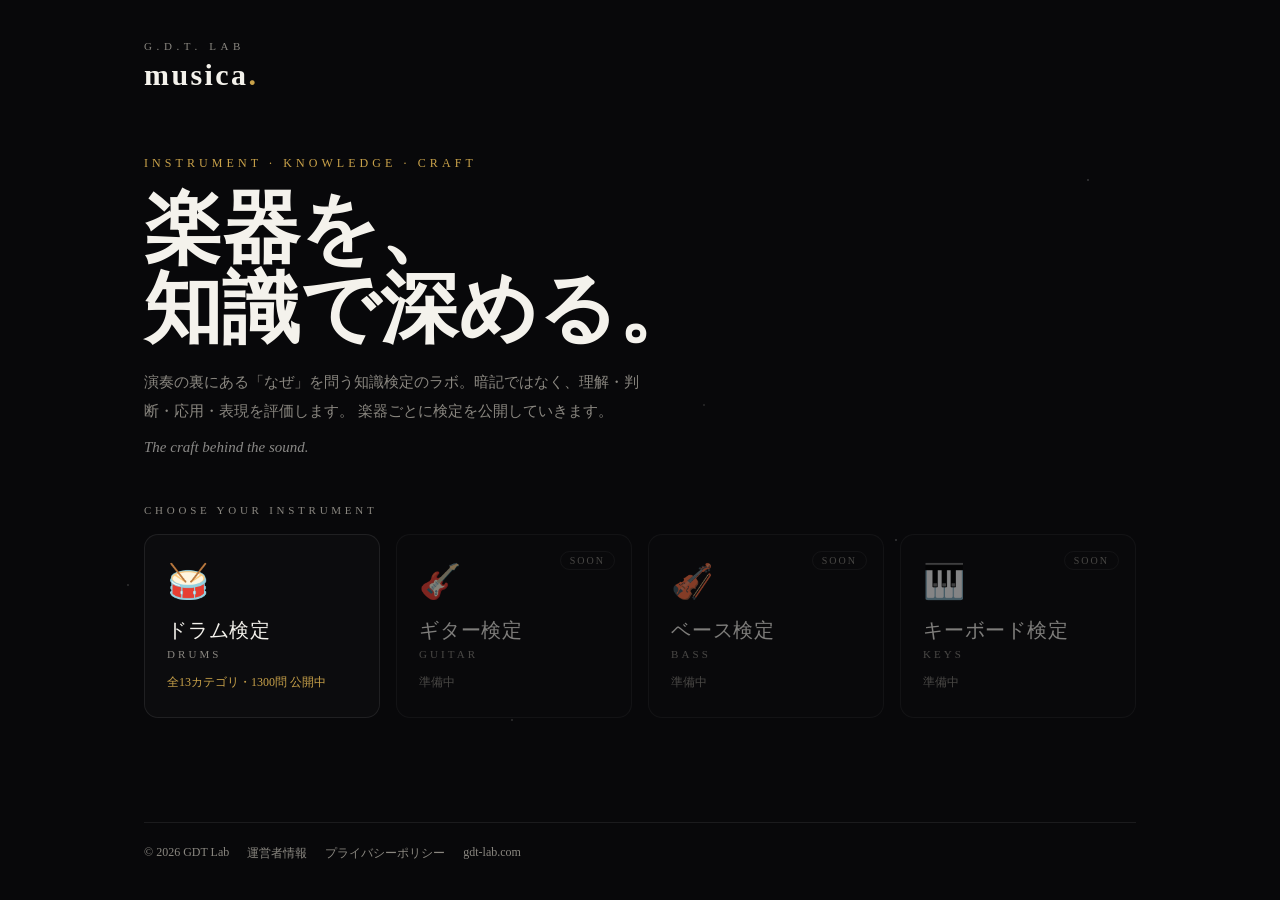
<file: index.html>
<!DOCTYPE html>
<html lang="ja">
<head>
  <meta charset="UTF-8">
  <meta name="viewport" content="width=device-width, initial-scale=1.0">
  <title>musica — GDT Lab</title>
  <meta name="description" content="楽器と知識のラボ。ドラムをはじめ、楽器ごとの知識検定を公開していきます。">
  <style>
    :root {
      --bg: #08080a;
      --fg: #f4f2ec;
      --muted: #8a8780;
      --gold: #c9a24a;
      --line: rgba(255,255,255,0.08);
      --card: rgba(255,255,255,0.02);
    }
    * { box-sizing: border-box; margin: 0; padding: 0; }
    html, body { background: var(--bg); color: var(--fg); }
    body {
      font-family: "Hiragino Mincho ProN", "Yu Mincho", "YuMincho", "Georgia", serif;
      min-height: 100vh;
      display: flex;
      flex-direction: column;
      -webkit-font-smoothing: antialiased;
      position: relative;
      overflow-x: hidden;
    }
    /* 星屑の背景 */
    body::before {
      content: "";
      position: fixed;
      inset: 0;
      background-image:
        radial-gradient(1px 1px at 20% 30%, rgba(255,255,255,0.6), transparent),
        radial-gradient(1px 1px at 70% 60%, rgba(255,255,255,0.5), transparent),
        radial-gradient(1px 1px at 40% 80%, rgba(255,255,255,0.4), transparent),
        radial-gradient(1px 1px at 85% 20%, rgba(255,255,255,0.5), transparent),
        radial-gradient(1px 1px at 55% 45%, rgba(255,255,255,0.35), transparent),
        radial-gradient(1px 1px at 10% 65%, rgba(255,255,255,0.4), transparent);
      pointer-events: none;
      z-index: 0;
    }
    .wrap { position: relative; z-index: 1; width: 100%; max-width: 1040px; margin: 0 auto; padding: 0 24px; }

    header { padding: 40px 0 8px; }
    .brand-eyebrow {
      font-size: 11px; letter-spacing: 0.42em; color: var(--muted);
      text-transform: uppercase;
    }
    .brand {
      font-size: 30px; letter-spacing: 0.08em; margin-top: 6px; font-weight: 700;
    }
    .brand .dot { color: var(--gold); }

    .hero {
      flex: 1;
      display: flex; flex-direction: column; justify-content: center;
      padding: 56px 0 40px;
    }
    .hero-kicker {
      font-size: 12px; letter-spacing: 0.34em; color: var(--gold);
      text-transform: uppercase; margin-bottom: 18px;
    }
    .hero-title { font-size: clamp(40px, 9vw, 78px); line-height: 1.02; font-weight: 700; }
    .hero-sub { margin-top: 20px; color: var(--muted); font-size: 15px; line-height: 1.9; max-width: 34em; }
    .hero-tagline { margin-top: 14px; font-style: italic; color: rgba(244,242,236,0.55); font-size: 15px; }

    .section-label {
      margin: 48px 0 18px; font-size: 11px; letter-spacing: 0.34em;
      color: var(--muted); text-transform: uppercase;
    }
    .grid {
      display: grid; grid-template-columns: repeat(auto-fill, minmax(220px, 1fr));
      gap: 16px; padding-bottom: 64px;
    }
    .card {
      display: block; text-decoration: none; color: inherit;
      border: 1px solid var(--line); background: var(--card);
      border-radius: 14px; padding: 26px 22px; position: relative;
      transition: border-color .25s, transform .25s, background .25s;
    }
    .card.live:hover { border-color: rgba(201,162,74,0.6); transform: translateY(-3px); background: rgba(201,162,74,0.04); }
    .card .emoji { font-size: 34px; display: block; }
    .card .name { margin-top: 16px; font-size: 20px; letter-spacing: 0.04em; }
    .card .en { margin-top: 4px; font-size: 11px; letter-spacing: 0.28em; color: var(--muted); text-transform: uppercase; }
    .card .meta { margin-top: 14px; font-size: 12px; color: var(--muted); }
    .card.live .meta { color: var(--gold); }
    .card.soon { opacity: 0.5; }
    .badge-soon {
      position: absolute; top: 16px; right: 16px; font-size: 10px; letter-spacing: 0.2em;
      color: var(--muted); border: 1px solid var(--line); border-radius: 999px; padding: 3px 9px;
    }
    .arrow { position: absolute; bottom: 22px; right: 22px; color: var(--gold); font-size: 15px; opacity: 0; transition: opacity .25s; }
    .card.live:hover .arrow { opacity: 1; }

    footer {
      border-top: 1px solid var(--line); padding: 22px 0 30px;
      color: var(--muted); font-size: 12px; display: flex; gap: 18px; flex-wrap: wrap;
    }
    footer a { color: var(--muted); text-decoration: none; }
    footer a:hover { color: var(--fg); }
  </style>



<script async src="https://pagead2.googlesyndication.com/pagead/js/adsbygoogle.js?client=ca-pub-4501806779842390" crossorigin="anonymous"></script></head>
<body>
  <div class="wrap">
    <header>
      <div class="brand-eyebrow">G.D.T. Lab</div>
      <div class="brand">musica<span class="dot">.</span></div>
    </header>

    <main class="hero">
      <div class="hero-kicker">Instrument · Knowledge · Craft</div>
      <h1 class="hero-title">楽器を、<br>知識で深める。</h1>
      <p class="hero-sub">
        演奏の裏にある「なぜ」を問う知識検定のラボ。暗記ではなく、理解・判断・応用・表現を評価します。
        楽器ごとに検定を公開していきます。
      </p>
      <p class="hero-tagline">The craft behind the sound.</p>

      <div class="section-label">Choose your instrument</div>
      <div class="grid">
        <a class="card live" href="drums/">
          <span class="emoji">🥁</span>
          <div class="name">ドラム検定</div>
          <div class="en">Drums</div>
          <div class="meta">全13カテゴリ・1300問 公開中</div>
          <span class="arrow">→</span>
        </a>

        <div class="card soon">
          <span class="badge-soon">SOON</span>
          <span class="emoji">🎸</span>
          <div class="name">ギター検定</div>
          <div class="en">Guitar</div>
          <div class="meta">準備中</div>
        </div>

        <div class="card soon">
          <span class="badge-soon">SOON</span>
          <span class="emoji">🎻</span>
          <div class="name">ベース検定</div>
          <div class="en">Bass</div>
          <div class="meta">準備中</div>
        </div>

        <div class="card soon">
          <span class="badge-soon">SOON</span>
          <span class="emoji">🎹</span>
          <div class="name">キーボード検定</div>
          <div class="en">Keys</div>
          <div class="meta">準備中</div>
        </div>
      </div>
    </main>

    <footer>
      <span>© <span id="year"></span> GDT Lab</span>
      <a href="about/">運営者情報</a>
      <a href="privacy/">プライバシーポリシー</a>
      <a href="https://gdt-lab.com">gdt-lab.com</a>
    </footer>
  </div>
  <script>document.getElementById("year").textContent = new Date().getFullYear();</script>
</body>
</html>
</file>
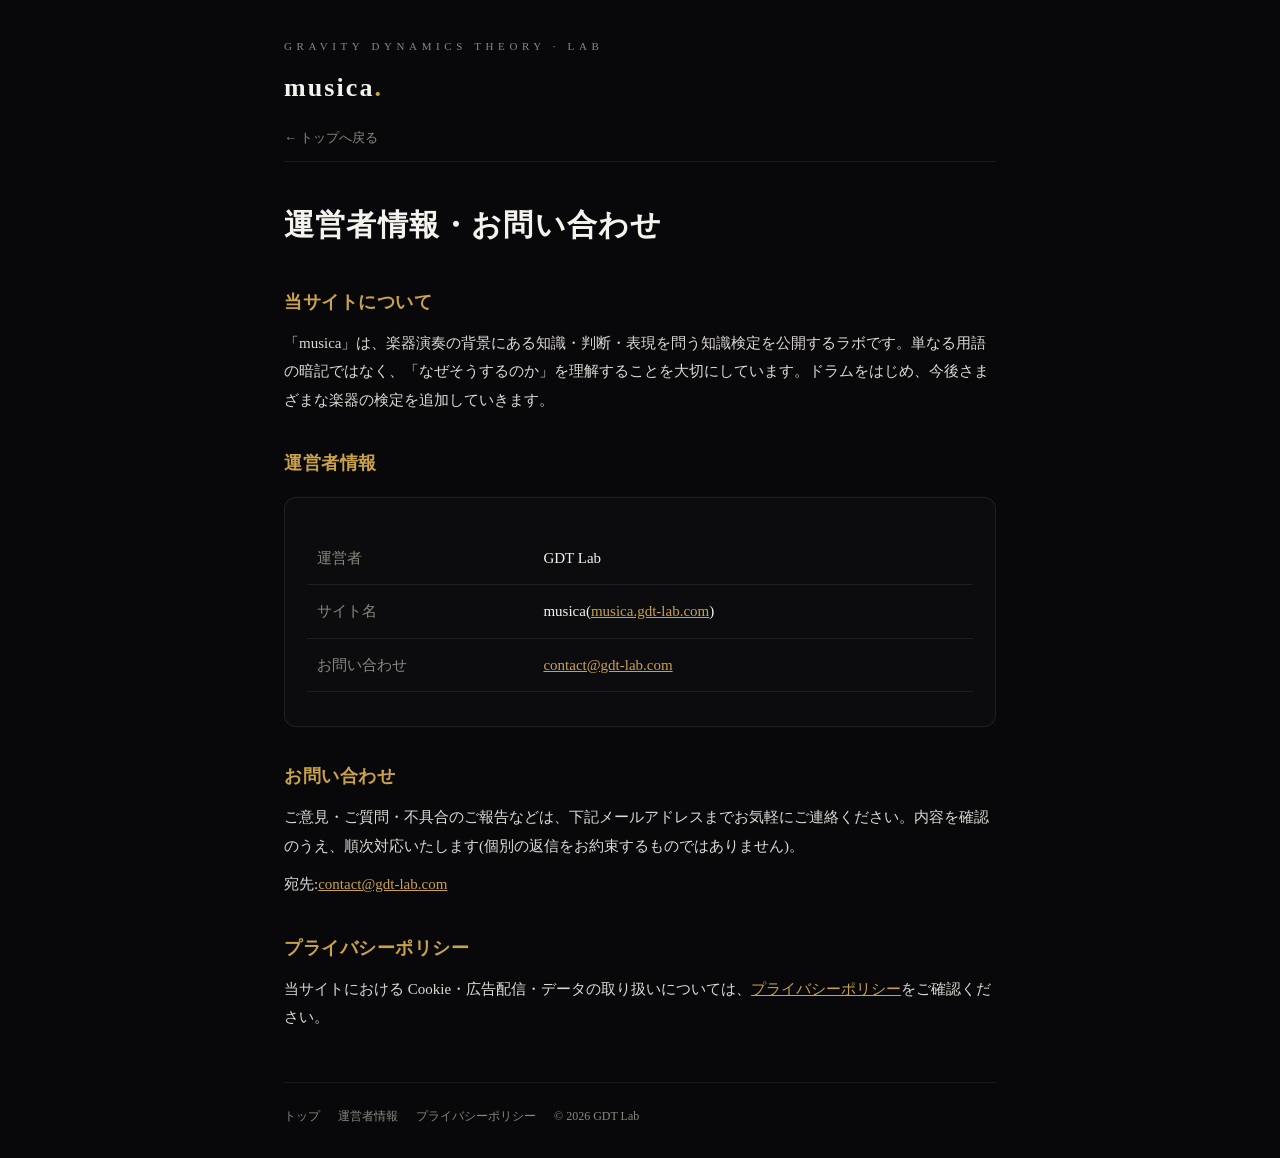
<file: about/index.html>
<!DOCTYPE html>
<html lang="ja">
<head>
  <meta charset="UTF-8">
  <meta name="viewport" content="width=device-width, initial-scale=1.0">
  <title>運営者情報・お問い合わせ — musica / GDT Lab</title>
  <meta name="description" content="musica(GDT Lab)の運営者情報とお問い合わせ窓口。">
  <style>
    :root{--bg:#08080a;--fg:#f4f2ec;--muted:#8a8780;--gold:#c9a24a;--line:rgba(255,255,255,0.08);--card:rgba(255,255,255,0.02);}
    *{box-sizing:border-box;margin:0;padding:0;}
    html,body{background:var(--bg);color:var(--fg);}
    body{font-family:"Hiragino Mincho ProN","Yu Mincho","YuMincho","Georgia",serif;-webkit-font-smoothing:antialiased;line-height:1.9;}
    .wrap{max-width:760px;margin:0 auto;padding:0 24px;}
    header{padding:36px 0 8px;border-bottom:1px solid var(--line);}
    .brand-eyebrow{font-size:11px;letter-spacing:.42em;color:var(--muted);text-transform:uppercase;}
    .brand{font-size:26px;letter-spacing:.08em;margin-top:6px;font-weight:700;}
    .brand .dot{color:var(--gold);}
    .back{display:inline-block;margin-top:14px;color:var(--muted);text-decoration:none;font-size:13px;}
    .back:hover{color:var(--fg);}
    main{padding:34px 0 40px;}
    h1{font-size:30px;letter-spacing:.04em;margin-bottom:24px;}
    h2{font-size:18px;letter-spacing:.03em;margin:32px 0 10px;color:var(--gold);}
    p{margin:10px 0;font-size:15px;color:rgba(244,242,236,.9);}
    a{color:var(--gold);}
    table{width:100%;border-collapse:collapse;margin:14px 0;font-size:15px;}
    th,td{text-align:left;padding:12px 10px;border-bottom:1px solid var(--line);vertical-align:top;}
    th{color:var(--muted);font-weight:400;white-space:nowrap;width:34%;}
    .card{border:1px solid var(--line);background:var(--card);border-radius:12px;padding:20px 22px;margin:16px 0;}
    footer{border-top:1px solid var(--line);padding:22px 0 30px;color:var(--muted);font-size:12px;display:flex;gap:18px;flex-wrap:wrap;}
    footer a{color:var(--muted);text-decoration:none;}
    footer a:hover{color:var(--fg);}
  </style>
<script async src="https://pagead2.googlesyndication.com/pagead/js/adsbygoogle.js?client=ca-pub-4501806779842390" crossorigin="anonymous"></script></head>
<body>
  <div class="wrap">
    <header>
      <div class="brand-eyebrow">Gravity Dynamics Theory · Lab</div>
      <div class="brand">musica<span class="dot">.</span></div>
      <a class="back" href="/">← トップへ戻る</a>
    </header>

    <main>
      <h1>運営者情報・お問い合わせ</h1>

      <h2>当サイトについて</h2>
      <p>「musica」は、楽器演奏の背景にある知識・判断・表現を問う知識検定を公開するラボです。単なる用語の暗記ではなく、「なぜそうするのか」を理解することを大切にしています。ドラムをはじめ、今後さまざまな楽器の検定を追加していきます。</p>

      <h2>運営者情報</h2>
      <div class="card">
        <table>
          <tr><th>運営者</th><td>GDT Lab</td></tr>
          <tr><th>サイト名</th><td>musica(<a href="https://musica.gdt-lab.com/">musica.gdt-lab.com</a>)</td></tr>
          <tr><th>お問い合わせ</th><td><a href="mailto:contact@gdt-lab.com">contact@gdt-lab.com</a></td></tr>
        </table>
      </div>

      <h2>お問い合わせ</h2>
      <p>ご意見・ご質問・不具合のご報告などは、下記メールアドレスまでお気軽にご連絡ください。内容を確認のうえ、順次対応いたします(個別の返信をお約束するものではありません)。</p>
      <p>宛先:<a href="mailto:contact@gdt-lab.com">contact@gdt-lab.com</a></p>

      <h2>プライバシーポリシー</h2>
      <p>当サイトにおける Cookie・広告配信・データの取り扱いについては、<a href="/privacy/">プライバシーポリシー</a>をご確認ください。</p>
    </main>

    <footer>
      <a href="/">トップ</a>
      <a href="/about/">運営者情報</a>
      <a href="/privacy/">プライバシーポリシー</a>
      <span>© <span id="year"></span> GDT Lab</span>
    </footer>
  </div>
  <script>document.getElementById("year").textContent=new Date().getFullYear();</script>
</body>
</html>
</file>
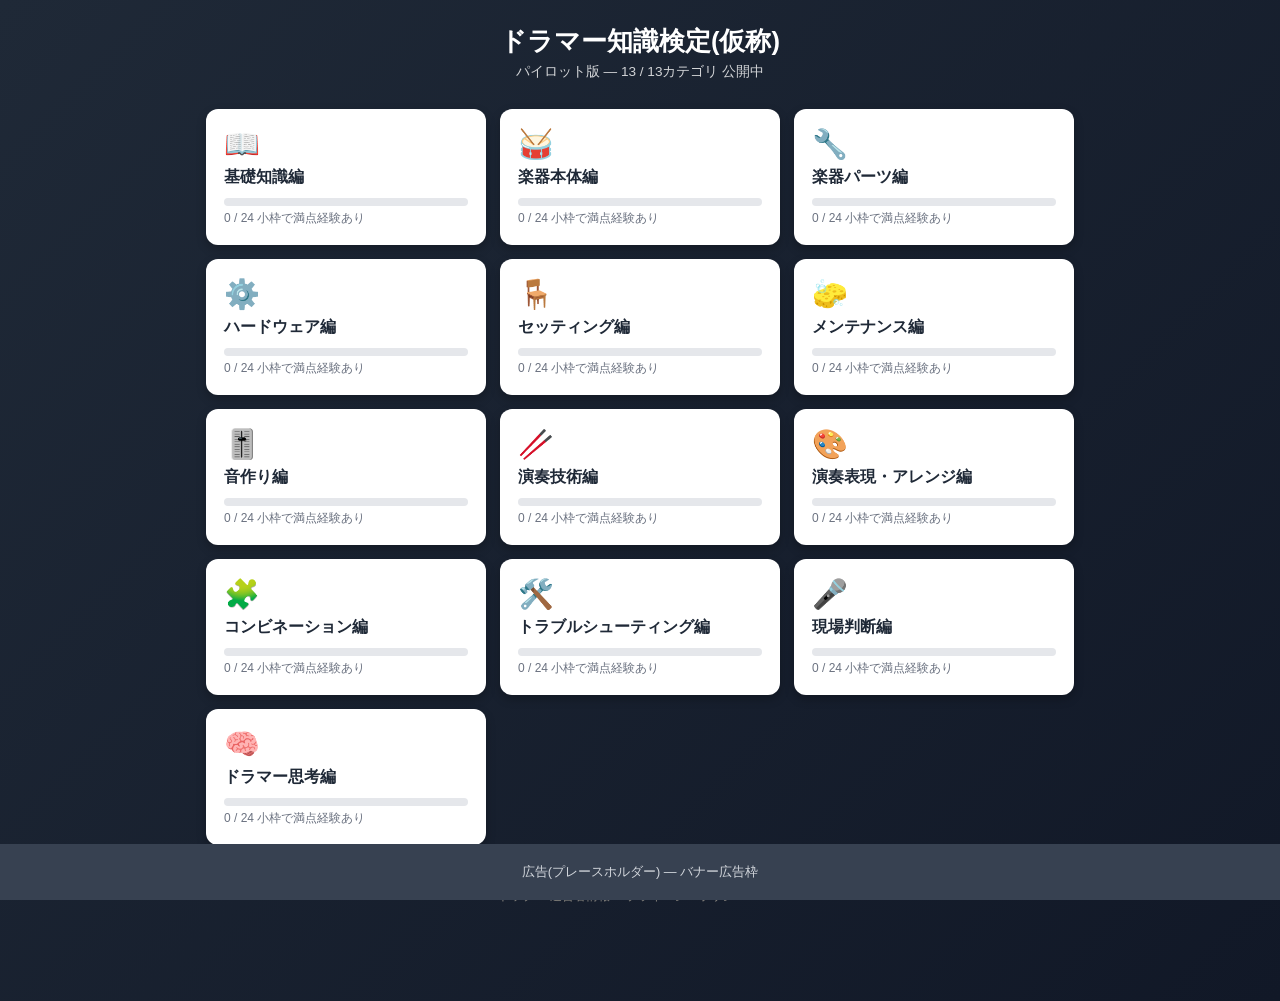
<file: drums/index.html>
<!DOCTYPE html>
<html lang="ja">
<head>
  <meta charset="UTF-8">
  <meta name="viewport" content="width=device-width, initial-scale=1.0">
  <title>ドラマー知識検定(仮称) - パイロット版</title>
  <link rel="stylesheet" href="styles.css">
<script async src="https://pagead2.googlesyndication.com/pagead/js/adsbygoogle.js?client=ca-pub-4501806779842390"
     crossorigin="anonymous"></script>
</head>
<body>
  <div id="app-root"></div>

  <script src="data/categories.js"></script>
  <script src="data/cat01_references.js"></script>
  <script src="data/cat01_basic.js"></script>
  <script src="data/cat02_references.js"></script>
  <script src="data/cat02_body.js"></script>
  <script src="data/cat03_references.js"></script>
  <script src="data/cat03_parts.js"></script>
  <script src="data/cat04_references.js"></script>
  <script src="data/cat04_hardware.js"></script>
  <script src="data/cat05_references.js"></script>
  <script src="data/cat05_setup.js"></script>
  <script src="data/cat06_references.js"></script>
  <script src="data/cat06_maintenance.js"></script>
  <script src="data/cat07_references.js"></script>
  <script src="data/cat07_sound.js"></script>
  <script src="data/cat08_references.js"></script>
  <script src="data/cat08_technique.js"></script>
  <script src="data/cat09_references.js"></script>
  <script src="data/cat09_expression.js"></script>
  <script src="data/cat10_references.js"></script>
  <script src="data/cat10_combination.js"></script>
  <script src="data/cat11_references.js"></script>
  <script src="data/cat11_troubleshoot.js"></script>
  <script src="data/cat12_references.js"></script>
  <script src="data/cat12_fieldjudge.js"></script>
  <script src="data/cat13_references.js"></script>
  <script src="data/cat13_thinking.js"></script>
  <script src="app.js"></script>

  <footer style="max-width:720px;margin:8px auto 0;padding:18px 16px 32px;display:flex;gap:16px;flex-wrap:wrap;justify-content:center;font-size:12px;color:#8a8780;font-family:sans-serif;border-top:1px solid rgba(0,0,0,0.08);">
    <a href="/" style="color:#8a8780;text-decoration:none;">musica トップ</a>
    <a href="/about/" style="color:#8a8780;text-decoration:none;">運営者情報</a>
    <a href="/privacy/" style="color:#8a8780;text-decoration:none;">プライバシーポリシー</a>
    <span>© GDT Lab</span>
  </footer>
</body>
</html>
</file>
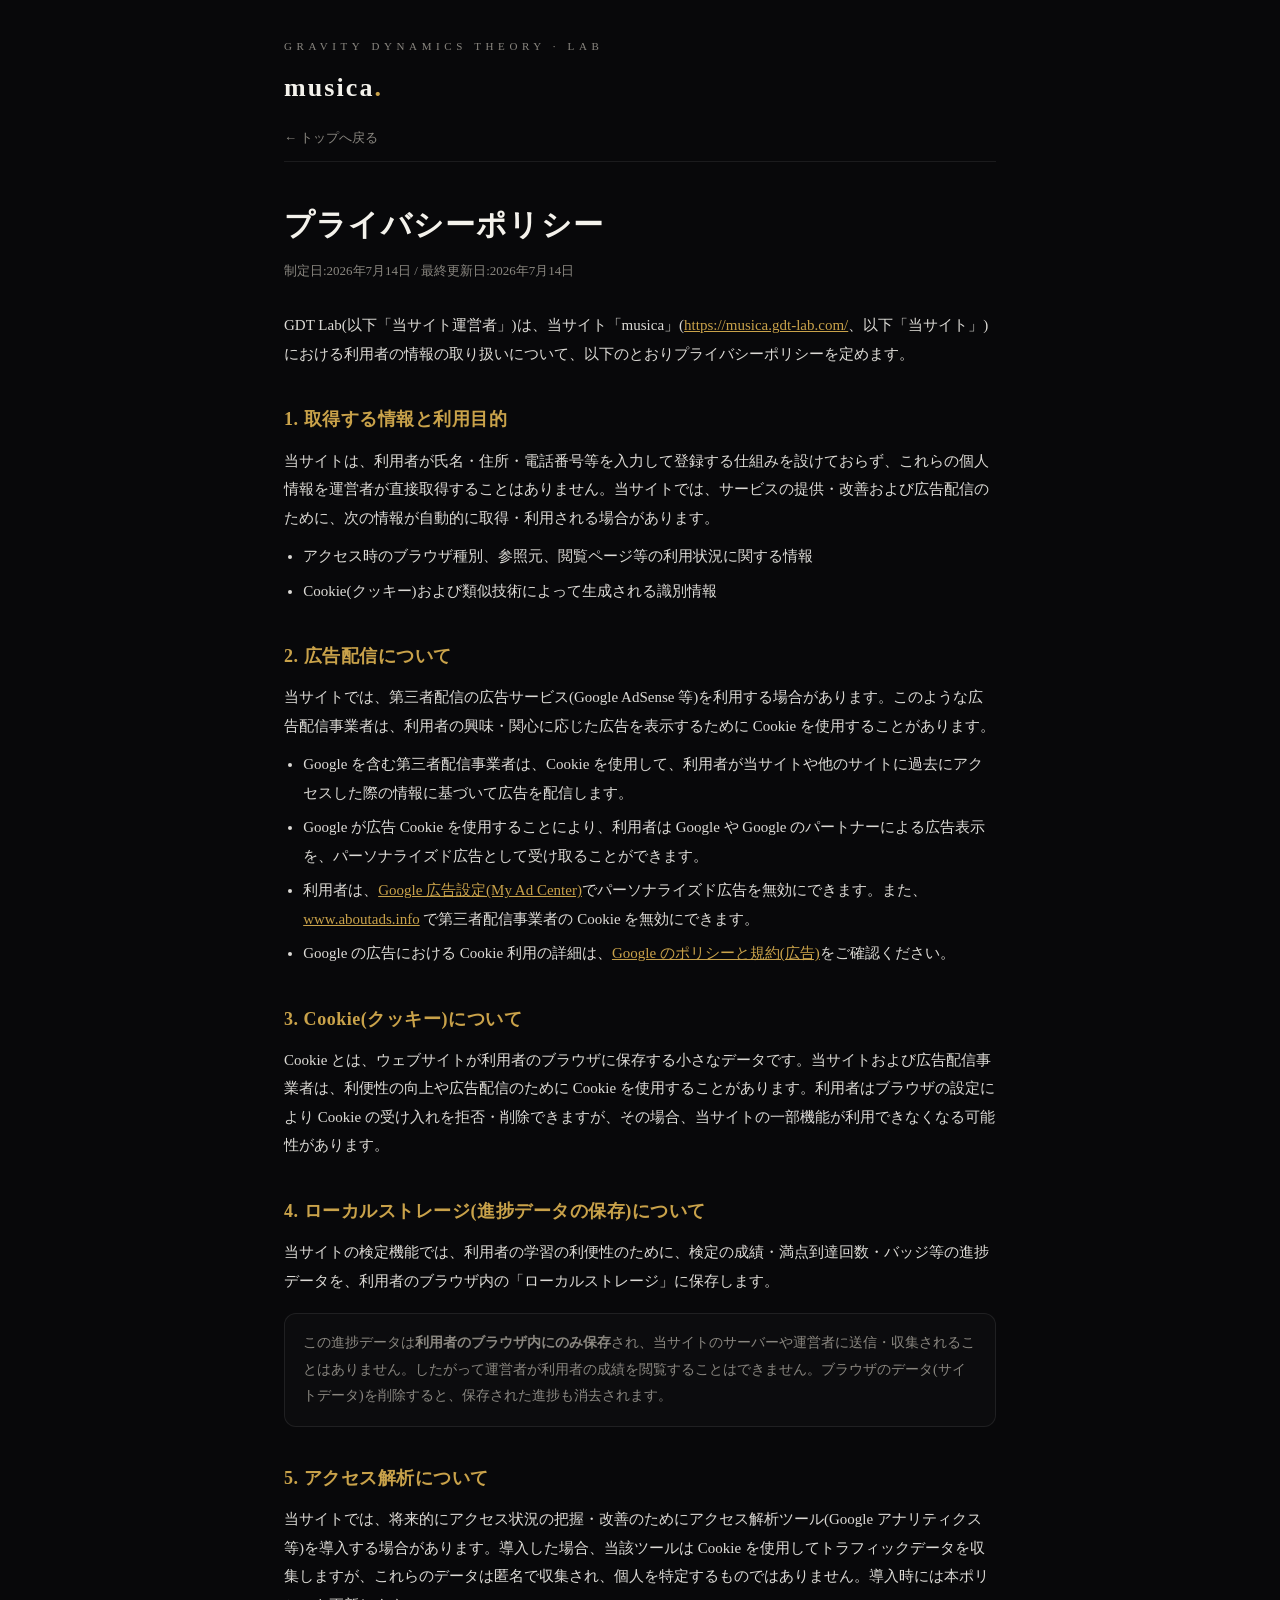
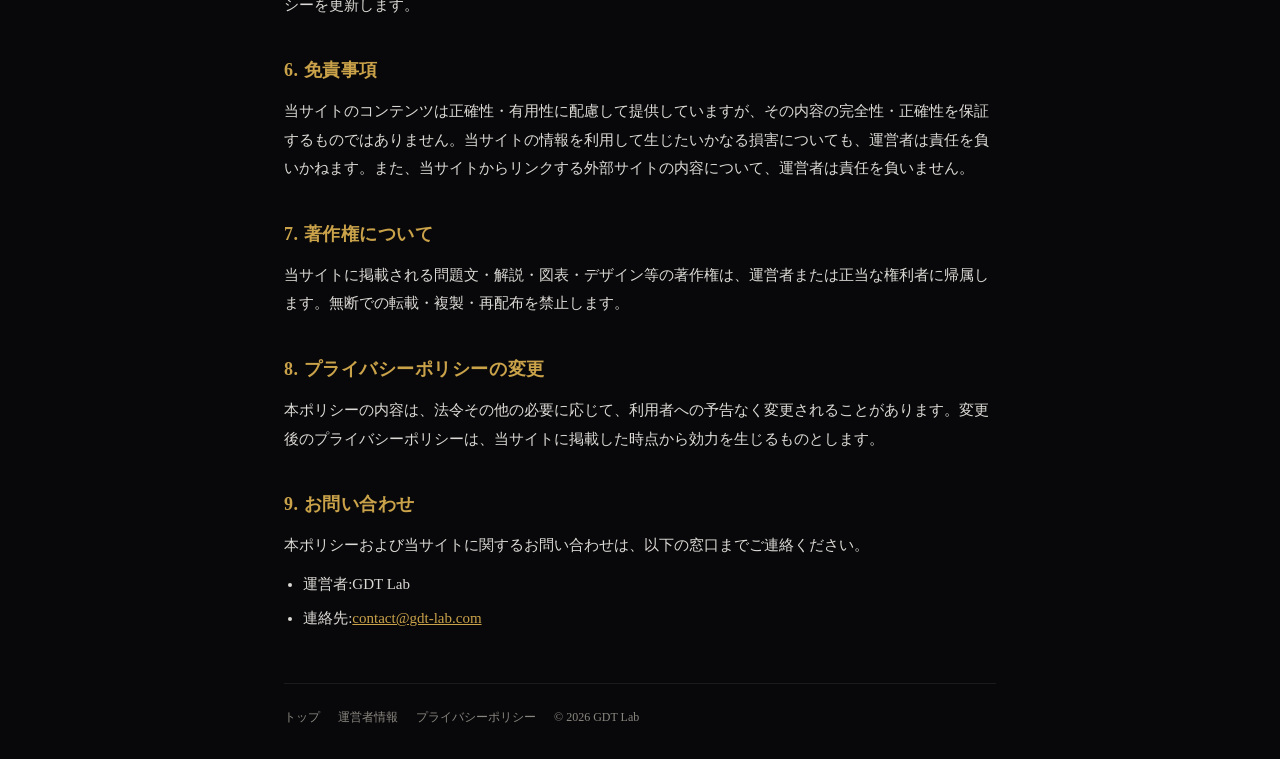
<file: privacy/index.html>
<!DOCTYPE html>
<html lang="ja">
<head>
  <meta charset="UTF-8">
  <meta name="viewport" content="width=device-width, initial-scale=1.0">
  <title>プライバシーポリシー — musica / GDT Lab</title>
  <meta name="description" content="musica(GDT Lab)のプライバシーポリシー。Cookie・広告配信・ローカルストレージの取り扱いについて。">
  <style>
    :root{--bg:#08080a;--fg:#f4f2ec;--muted:#8a8780;--gold:#c9a24a;--line:rgba(255,255,255,0.08);--card:rgba(255,255,255,0.02);}
    *{box-sizing:border-box;margin:0;padding:0;}
    html,body{background:var(--bg);color:var(--fg);}
    body{font-family:"Hiragino Mincho ProN","Yu Mincho","YuMincho","Georgia",serif;-webkit-font-smoothing:antialiased;line-height:1.9;}
    .wrap{max-width:760px;margin:0 auto;padding:0 24px;}
    header{padding:36px 0 8px;border-bottom:1px solid var(--line);}
    .brand-eyebrow{font-size:11px;letter-spacing:.42em;color:var(--muted);text-transform:uppercase;}
    .brand{font-size:26px;letter-spacing:.08em;margin-top:6px;font-weight:700;}
    .brand .dot{color:var(--gold);}
    .back{display:inline-block;margin-top:14px;color:var(--muted);text-decoration:none;font-size:13px;}
    .back:hover{color:var(--fg);}
    main{padding:34px 0 40px;}
    h1{font-size:30px;letter-spacing:.04em;margin-bottom:6px;}
    .updated{color:var(--muted);font-size:13px;margin-bottom:28px;}
    h2{font-size:18px;letter-spacing:.03em;margin:34px 0 10px;color:var(--gold);}
    p{margin:10px 0;font-size:15px;color:rgba(244,242,236,.9);}
    ul{margin:10px 0 10px 1.2em;}
    li{margin:6px 0;font-size:15px;color:rgba(244,242,236,.9);}
    a{color:var(--gold);}
    .note{border:1px solid var(--line);background:var(--card);border-radius:12px;padding:16px 18px;margin:18px 0;font-size:14px;color:var(--muted);}
    footer{border-top:1px solid var(--line);padding:22px 0 30px;color:var(--muted);font-size:12px;display:flex;gap:18px;flex-wrap:wrap;}
    footer a{color:var(--muted);text-decoration:none;}
    footer a:hover{color:var(--fg);}
  </style>
<script async src="https://pagead2.googlesyndication.com/pagead/js/adsbygoogle.js?client=ca-pub-4501806779842390" crossorigin="anonymous"></script></head>
<body>
  <div class="wrap">
    <header>
      <div class="brand-eyebrow">Gravity Dynamics Theory · Lab</div>
      <div class="brand">musica<span class="dot">.</span></div>
      <a class="back" href="/">← トップへ戻る</a>
    </header>

    <main>
      <h1>プライバシーポリシー</h1>
      <div class="updated">制定日:2026年7月14日 / 最終更新日:2026年7月14日</div>

      <p>GDT Lab(以下「当サイト運営者」)は、当サイト「musica」(<a href="https://musica.gdt-lab.com/">https://musica.gdt-lab.com/</a>、以下「当サイト」)における利用者の情報の取り扱いについて、以下のとおりプライバシーポリシーを定めます。</p>

      <h2>1. 取得する情報と利用目的</h2>
      <p>当サイトは、利用者が氏名・住所・電話番号等を入力して登録する仕組みを設けておらず、これらの個人情報を運営者が直接取得することはありません。当サイトでは、サービスの提供・改善および広告配信のために、次の情報が自動的に取得・利用される場合があります。</p>
      <ul>
        <li>アクセス時のブラウザ種別、参照元、閲覧ページ等の利用状況に関する情報</li>
        <li>Cookie(クッキー)および類似技術によって生成される識別情報</li>
      </ul>

      <h2>2. 広告配信について</h2>
      <p>当サイトでは、第三者配信の広告サービス(Google AdSense 等)を利用する場合があります。このような広告配信事業者は、利用者の興味・関心に応じた広告を表示するために Cookie を使用することがあります。</p>
      <ul>
        <li>Google を含む第三者配信事業者は、Cookie を使用して、利用者が当サイトや他のサイトに過去にアクセスした際の情報に基づいて広告を配信します。</li>
        <li>Google が広告 Cookie を使用することにより、利用者は Google や Google のパートナーによる広告表示を、パーソナライズド広告として受け取ることができます。</li>
        <li>利用者は、<a href="https://myadcenter.google.com/" target="_blank" rel="noopener">Google 広告設定(My Ad Center)</a>でパーソナライズド広告を無効にできます。また、<a href="https://www.aboutads.info/choices/" target="_blank" rel="noopener">www.aboutads.info</a> で第三者配信事業者の Cookie を無効にできます。</li>
        <li>Google の広告における Cookie 利用の詳細は、<a href="https://policies.google.com/technologies/ads" target="_blank" rel="noopener">Google のポリシーと規約(広告)</a>をご確認ください。</li>
      </ul>

      <h2>3. Cookie(クッキー)について</h2>
      <p>Cookie とは、ウェブサイトが利用者のブラウザに保存する小さなデータです。当サイトおよび広告配信事業者は、利便性の向上や広告配信のために Cookie を使用することがあります。利用者はブラウザの設定により Cookie の受け入れを拒否・削除できますが、その場合、当サイトの一部機能が利用できなくなる可能性があります。</p>

      <h2>4. ローカルストレージ(進捗データの保存)について</h2>
      <p>当サイトの検定機能では、利用者の学習の利便性のために、検定の成績・満点到達回数・バッジ等の進捗データを、利用者のブラウザ内の「ローカルストレージ」に保存します。</p>
      <div class="note">
        この進捗データは<strong>利用者のブラウザ内にのみ保存</strong>され、当サイトのサーバーや運営者に送信・収集されることはありません。したがって運営者が利用者の成績を閲覧することはできません。ブラウザのデータ(サイトデータ)を削除すると、保存された進捗も消去されます。
      </div>

      <h2>5. アクセス解析について</h2>
      <p>当サイトでは、将来的にアクセス状況の把握・改善のためにアクセス解析ツール(Google アナリティクス等)を導入する場合があります。導入した場合、当該ツールは Cookie を使用してトラフィックデータを収集しますが、これらのデータは匿名で収集され、個人を特定するものではありません。導入時には本ポリシーを更新します。</p>

      <h2>6. 免責事項</h2>
      <p>当サイトのコンテンツは正確性・有用性に配慮して提供していますが、その内容の完全性・正確性を保証するものではありません。当サイトの情報を利用して生じたいかなる損害についても、運営者は責任を負いかねます。また、当サイトからリンクする外部サイトの内容について、運営者は責任を負いません。</p>

      <h2>7. 著作権について</h2>
      <p>当サイトに掲載される問題文・解説・図表・デザイン等の著作権は、運営者または正当な権利者に帰属します。無断での転載・複製・再配布を禁止します。</p>

      <h2>8. プライバシーポリシーの変更</h2>
      <p>本ポリシーの内容は、法令その他の必要に応じて、利用者への予告なく変更されることがあります。変更後のプライバシーポリシーは、当サイトに掲載した時点から効力を生じるものとします。</p>

      <h2>9. お問い合わせ</h2>
      <p>本ポリシーおよび当サイトに関するお問い合わせは、以下の窓口までご連絡ください。</p>
      <ul>
        <li>運営者:GDT Lab</li>
        <li>連絡先:<a href="mailto:contact@gdt-lab.com">contact@gdt-lab.com</a></li>
      </ul>
    </main>

    <footer>
      <a href="/">トップ</a>
      <a href="/about/">運営者情報</a>
      <a href="/privacy/">プライバシーポリシー</a>
      <span>© <span id="year"></span> GDT Lab</span>
    </footer>
  </div>
  <script>document.getElementById("year").textContent=new Date().getFullYear();</script>
</body>
</html>
</file>
<file: drums/styles.css>
* {
  margin: 0;
  padding: 0;
  box-sizing: border-box;
}

body {
  font-family: 'Segoe UI', 'Yu Gothic', 'Meiryo', sans-serif;
  background: linear-gradient(135deg, #1f2937 0%, #111827 100%);
  color: #1f2937;
  min-height: 100vh;
  padding-bottom: 64px; /* バナー広告分の余白 */
}

.app-header {
  text-align: center;
  color: white;
  padding: 24px 16px 12px;
}

.app-header h1 {
  font-size: 1.6em;
  margin-bottom: 4px;
}

.app-header p {
  opacity: 0.8;
  font-size: 0.85em;
}

.screen {
  max-width: 900px;
  margin: 0 auto;
  padding: 16px;
}

.hidden {
  display: none !important;
}

/* ===== TOPカテゴリ画面 ===== */
.category-grid {
  display: grid;
  grid-template-columns: repeat(auto-fill, minmax(220px, 1fr));
  gap: 14px;
}

.category-card {
  background: white;
  border-radius: 12px;
  padding: 18px;
  box-shadow: 0 4px 10px rgba(0,0,0,0.25);
  cursor: pointer;
  transition: transform 0.15s;
  position: relative;
}

.category-card:not(.disabled):hover {
  transform: translateY(-3px);
}

.category-card.disabled {
  opacity: 0.5;
  cursor: not-allowed;
}

.category-card .icon {
  font-size: 1.8em;
}

.category-card .title {
  font-weight: bold;
  margin-top: 6px;
}

.category-card .progress-bar {
  margin-top: 10px;
  height: 8px;
  background: #e5e7eb;
  border-radius: 4px;
  overflow: hidden;
}

.category-card .progress-fill {
  height: 100%;
  background: #4f46e5;
}

.category-card .progress-label {
  font-size: 0.75em;
  color: #6b7280;
  margin-top: 4px;
}

.coming-soon-badge {
  position: absolute;
  top: 10px;
  right: 10px;
  background: #6b7280;
  color: white;
  font-size: 0.7em;
  padding: 2px 8px;
  border-radius: 10px;
}

/* ===== カテゴリ詳細(小枠一覧) ===== */
.back-link {
  color: white;
  background: none;
  border: none;
  font-size: 0.95em;
  cursor: pointer;
  margin-bottom: 12px;
  text-decoration: underline;
}

.difficulty-group {
  margin-bottom: 22px;
}

.difficulty-group h3 {
  color: white;
  margin-bottom: 8px;
  font-size: 1.1em;
}

.subset-list {
  display: grid;
  grid-template-columns: repeat(auto-fill, minmax(260px, 1fr));
  gap: 10px;
}

.subset-card {
  background: white;
  border-radius: 10px;
  padding: 14px;
  cursor: pointer;
  box-shadow: 0 2px 6px rgba(0,0,0,0.2);
}

.subset-card:hover {
  background: #f3f4f6;
}

.subset-card .subset-title {
  font-weight: bold;
  margin-bottom: 6px;
}

.subset-card .subset-meta {
  font-size: 0.8em;
  color: #6b7280;
  display: flex;
  justify-content: space-between;
  align-items: center;
}

.tier-badge {
  font-size: 0.75em;
  padding: 2px 8px;
  border-radius: 10px;
  font-weight: bold;
}

.tier-badge.GOOD { background: #dbeafe; color: #1d4ed8; }
.tier-badge.GREAT { background: #fef3c7; color: #b45309; }
.tier-badge.FANTASTIC { background: #fce7f3; color: #be185d; }
.tier-badge.none { background: #f3f4f6; color: #9ca3af; }

/* ===== 出題画面 ===== */
.question-card {
  background: white;
  border-radius: 12px;
  padding: 22px;
  box-shadow: 0 6px 16px rgba(0,0,0,0.3);
}

.question-progress {
  font-size: 0.85em;
  color: #6b7280;
  margin-bottom: 6px;
}

.question-tag {
  display: inline-block;
  background: #eef2ff;
  color: #4338ca;
  font-size: 0.75em;
  padding: 3px 10px;
  border-radius: 10px;
  margin-bottom: 10px;
}

.question-text {
  font-size: 1.15em;
  margin-bottom: 16px;
  line-height: 1.6;
}

.media-placeholder {
  background: #f3f4f6;
  border: 2px dashed #d1d5db;
  border-radius: 8px;
  padding: 20px;
  text-align: center;
  color: #9ca3af;
  font-size: 0.85em;
  margin-bottom: 16px;
}

.choice-list {
  display: flex;
  flex-direction: column;
  gap: 10px;
}

.choice-btn {
  text-align: left;
  padding: 12px 16px;
  border-radius: 8px;
  border: 2px solid #e5e7eb;
  background: white;
  cursor: pointer;
  font-size: 1em;
  transition: all 0.15s;
}

.choice-btn:hover:not(:disabled) {
  border-color: #4f46e5;
}

.choice-btn.correct {
  background: #d1fae5;
  border-color: #10b981;
}

.choice-btn.incorrect {
  background: #fee2e2;
  border-color: #ef4444;
}

.choice-btn:disabled {
  cursor: default;
}

.feedback-box {
  margin-top: 18px;
  padding: 14px;
  border-radius: 8px;
  background: #f0f9ff;
  border-left: 4px solid #0284c7;
}

.feedback-box .result-label {
  font-weight: bold;
  margin-bottom: 6px;
}

.reference-box {
  margin-top: 12px;
  padding: 12px;
  background: #fffbeb;
  border-left: 4px solid #f59e0b;
  border-radius: 8px;
  overflow-x: auto;
}

.reference-box table {
  border-collapse: collapse;
  width: 100%;
  font-size: 0.9em;
}

.reference-box th, .reference-box td {
  border: 1px solid #e5e7eb;
  padding: 6px 8px;
  text-align: left;
}

.next-btn {
  margin-top: 18px;
  padding: 10px 24px;
  background: #4f46e5;
  color: white;
  border: none;
  border-radius: 8px;
  cursor: pointer;
  font-weight: bold;
}

/* ===== 結果画面 ===== */
.result-card {
  background: white;
  border-radius: 12px;
  padding: 28px;
  text-align: center;
  box-shadow: 0 6px 16px rgba(0,0,0,0.3);
}

.result-score {
  font-size: 3em;
  font-weight: bold;
  color: #4f46e5;
}

.result-count {
  color: #6b7280;
  margin-top: 4px;
}

.result-badge {
  margin-top: 14px;
  font-size: 1.1em;
}

.result-ad-placeholder {
  margin-top: 20px;
  padding: 22px 16px;
  background: #f3f4f6;
  border: 2px dashed #d1d5db;
  border-radius: 8px;
  color: #9ca3af;
  font-size: 0.85em;
}

.result-buttons {
  margin-top: 24px;
  display: flex;
  justify-content: center;
  gap: 10px;
  flex-wrap: wrap;
}

.result-buttons button {
  padding: 12px 20px;
  border-radius: 8px;
  border: none;
  cursor: pointer;
  font-weight: bold;
}

.btn-top { background: #e5e7eb; color: #374151; }
.btn-retry { background: #f59e0b; color: white; }
.btn-next { background: #4f46e5; color: white; }
.btn-next:disabled { background: #c7d2fe; cursor: not-allowed; }

/* ===== 広告プレースホルダー ===== */
.banner-ad-placeholder {
  position: fixed;
  bottom: 0;
  left: 0;
  right: 0;
  height: 56px;
  background: #374151;
  color: #d1d5db;
  display: flex;
  align-items: center;
  justify-content: center;
  font-size: 0.8em;
  z-index: 50;
}

.interstitial-overlay {
  position: fixed;
  inset: 0;
  background: rgba(17,24,39,0.92);
  display: flex;
  align-items: center;
  justify-content: center;
  z-index: 100;
}

.interstitial-box {
  background: white;
  border-radius: 12px;
  padding: 40px 50px;
  text-align: center;
}

.interstitial-box .ad-label {
  color: #9ca3af;
  font-size: 0.8em;
  margin-bottom: 10px;
}

.interstitial-box .ad-timer {
  font-size: 2em;
  font-weight: bold;
  color: #4f46e5;
  margin-bottom: 16px;
}

.interstitial-box button {
  padding: 10px 24px;
  background: #4f46e5;
  color: white;
  border: none;
  border-radius: 8px;
  cursor: pointer;
  font-weight: bold;
}

.interstitial-box button:disabled {
  background: #c7d2fe;
  cursor: not-allowed;
}

@media (max-width: 600px) {
  .result-score { font-size: 2.2em; }
  .interstitial-box { padding: 30px 24px; }
}
</file>
